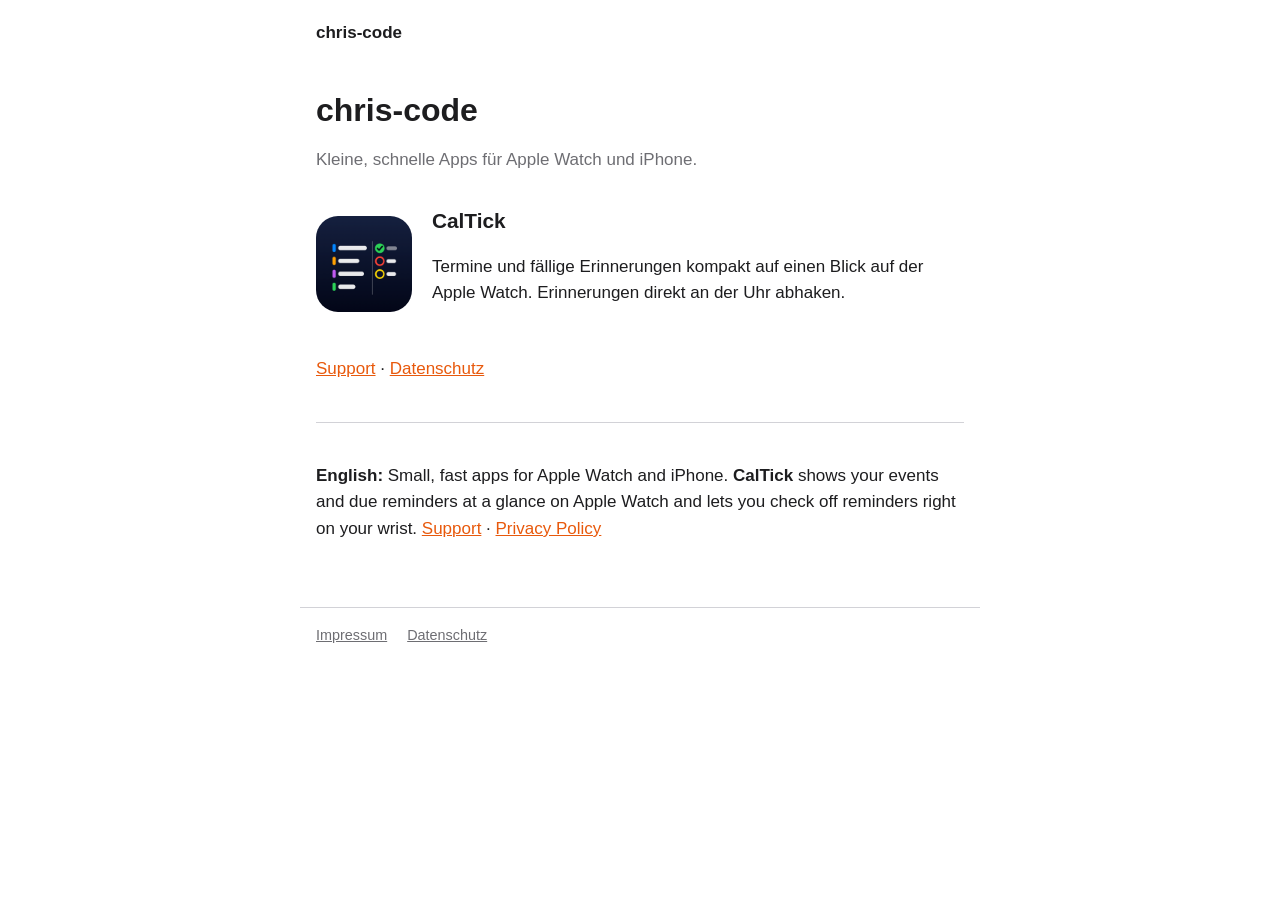
<file: index.html>
<!doctype html>
<html lang="de">
<head>
    <meta charset="utf-8">
    <meta name="viewport" content="width=device-width, initial-scale=1">
    <title>chris-code</title>
    <meta name="description" content="Apps von Christian Halstrick: CalTick für Apple Watch und iPhone.">
    <link rel="stylesheet" href="/style.css">
    <link rel="icon" href="/caltick/icon.png">
</head>
<body>
<header class="site"><a href="/">chris-code</a></header>
<main>
    <h1>chris-code</h1>
    <p class="muted">Kleine, schnelle Apps für Apple Watch und iPhone.</p>

    <div class="app">
        <img src="/caltick/icon.png" alt="CalTick App-Icon">
        <div>
            <h2>CalTick</h2>
            <p>Termine und fällige Erinnerungen kompakt auf einen Blick auf der Apple Watch.
                Erinnerungen direkt an der Uhr abhaken.</p>
        </div>
    </div>
    <p>
        <a href="/caltick/support/">Support</a> ·
        <a href="/caltick/datenschutz/">Datenschutz</a>
    </p>

    <hr>

    <p lang="en"><strong>English:</strong> Small, fast apps for Apple Watch and iPhone.
        <strong>CalTick</strong> shows your events and due reminders at a glance on Apple Watch
        and lets you check off reminders right on your wrist.
        <a href="/caltick/support/#en">Support</a> ·
        <a href="/caltick/datenschutz/#en">Privacy Policy</a></p>
</main>
<footer>
    <a href="/impressum/">Impressum</a>
    <a href="/caltick/datenschutz/">Datenschutz</a>
</footer>
</body>
</html>
</file>
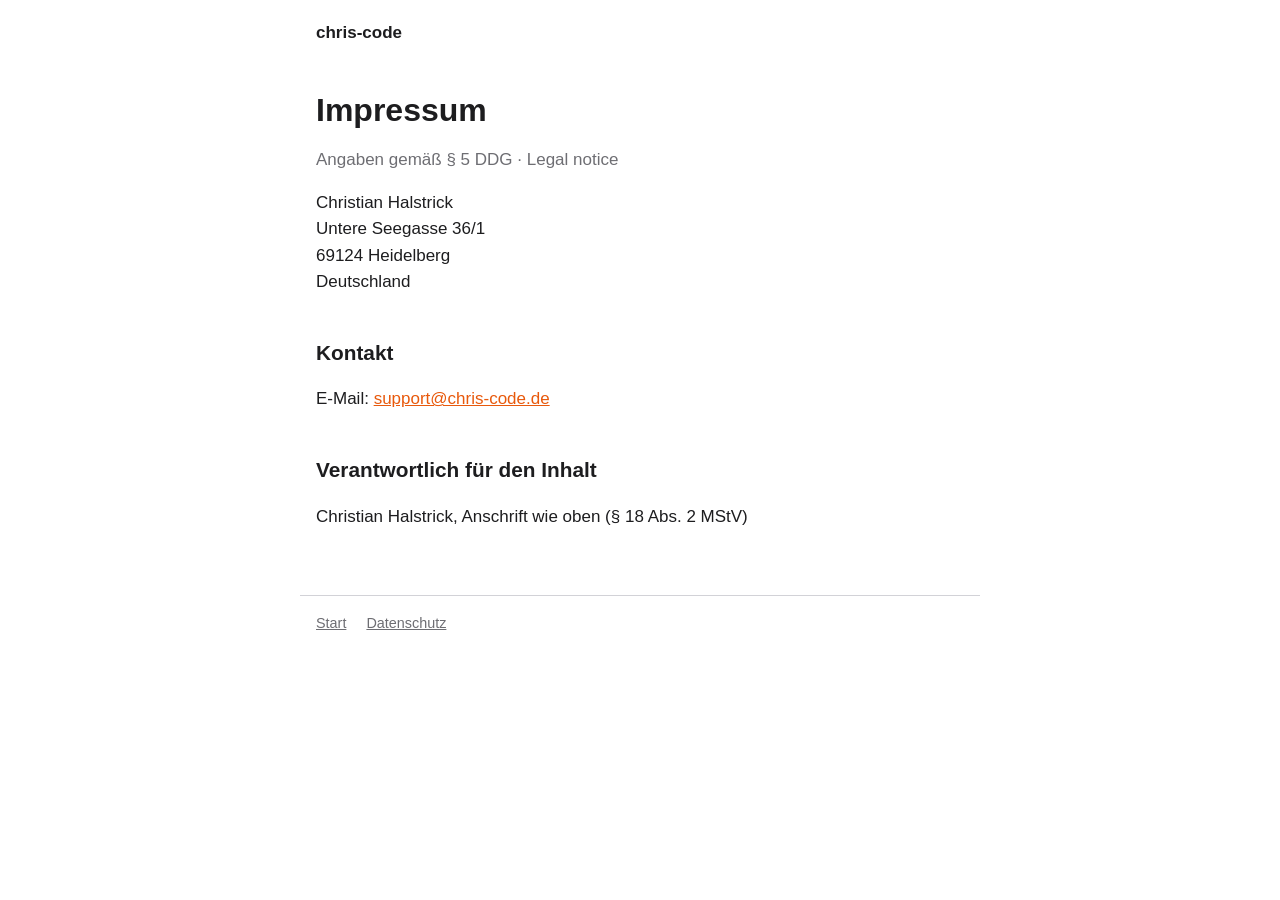
<file: impressum/index.html>
<!doctype html>
<html lang="de">
<head>
    <meta charset="utf-8">
    <meta name="viewport" content="width=device-width, initial-scale=1">
    <title>chris-code Impressum</title>
    <meta name="description" content="Impressum von chris-code.de.">
    <meta name="robots" content="noindex">
    <link rel="stylesheet" href="/style.css">
    <link rel="icon" href="/caltick/icon.png">
</head>
<body>
<header class="site"><a href="/">chris-code</a></header>
<main>
    <h1>Impressum</h1>
    <p class="muted">Angaben gemäß § 5 DDG · Legal notice</p>

    <p>Christian Halstrick<br>
        Untere Seegasse 36/1<br>
        69124 Heidelberg<br>
        Deutschland</p>

    <h2>Kontakt</h2>
    <p>E-Mail: <a href="mailto:support@chris-code.de">support@chris-code.de</a></p>

    <h2>Verantwortlich für den Inhalt</h2>
    <p>Christian Halstrick, Anschrift wie oben (§ 18 Abs. 2 MStV)</p>
</main>
<footer>
    <a href="/">Start</a>
    <a href="/caltick/datenschutz/">Datenschutz</a>
</footer>
</body>
</html>
</file>
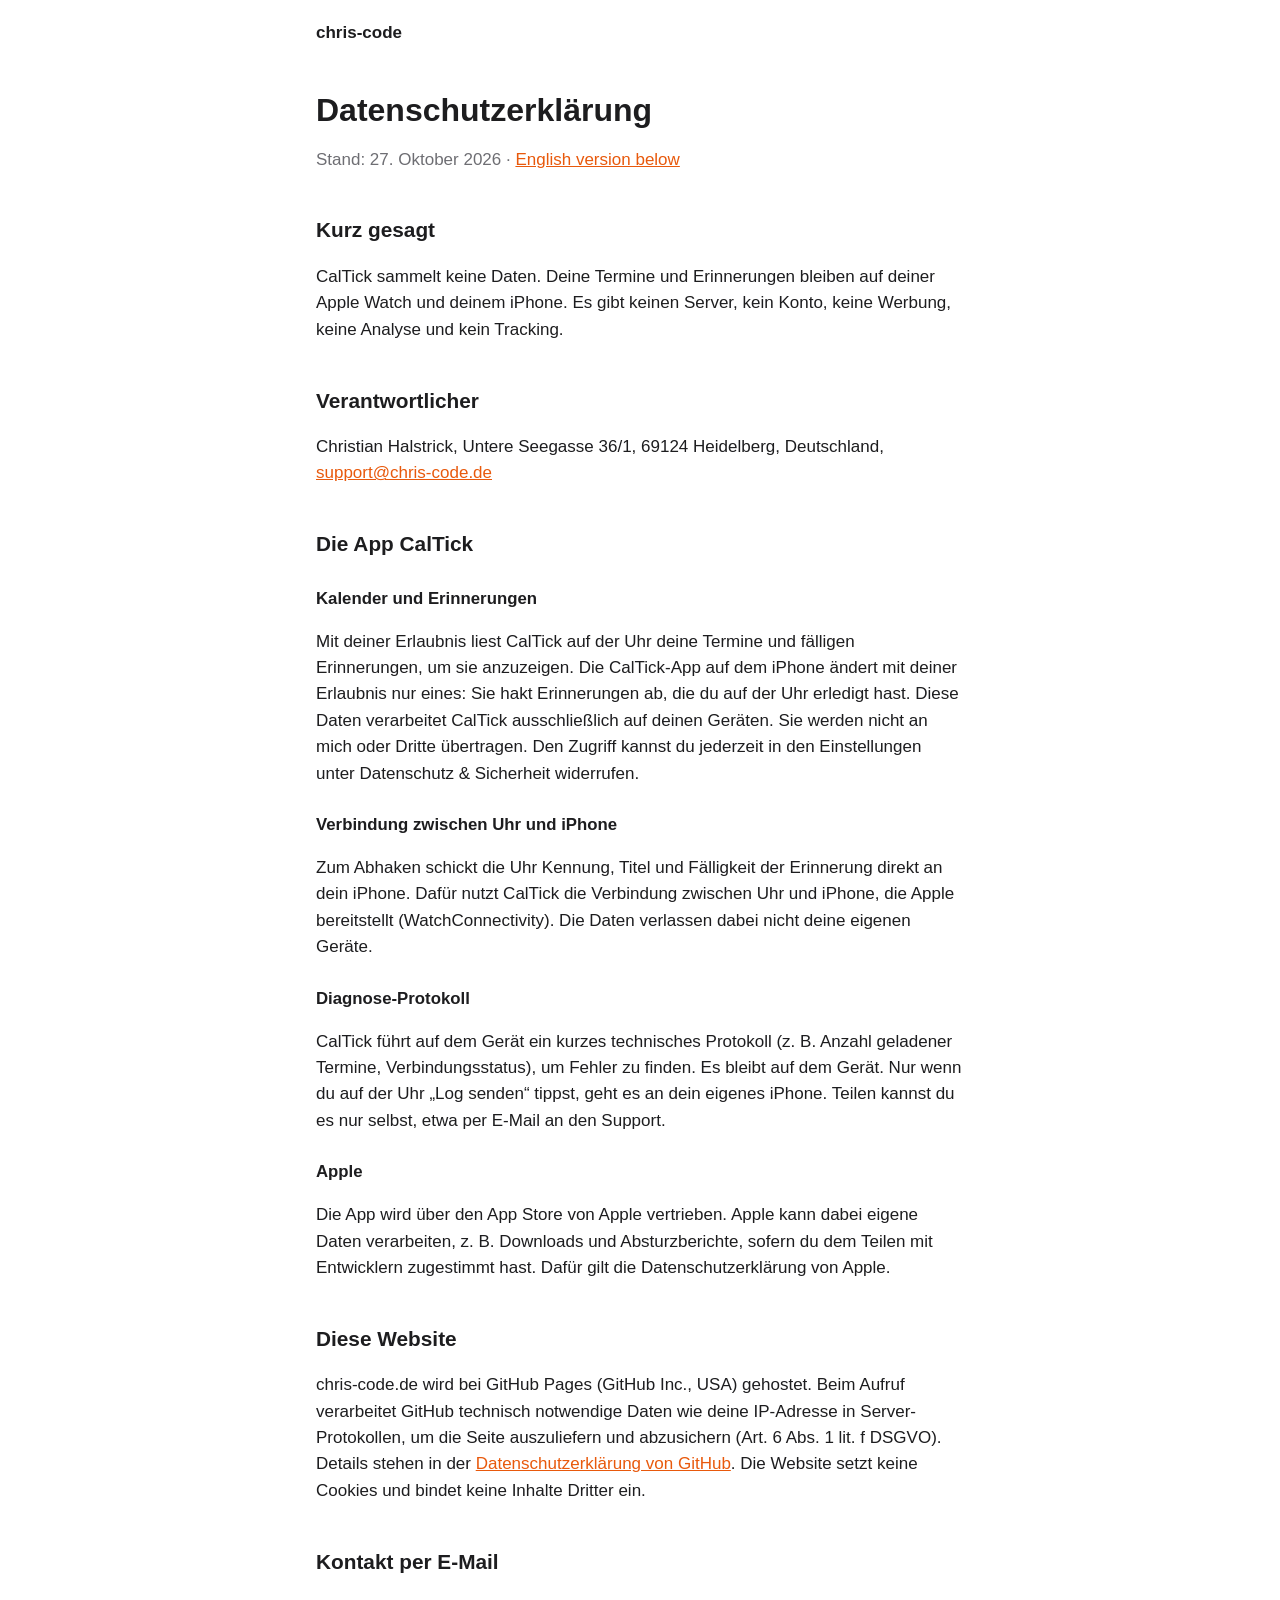
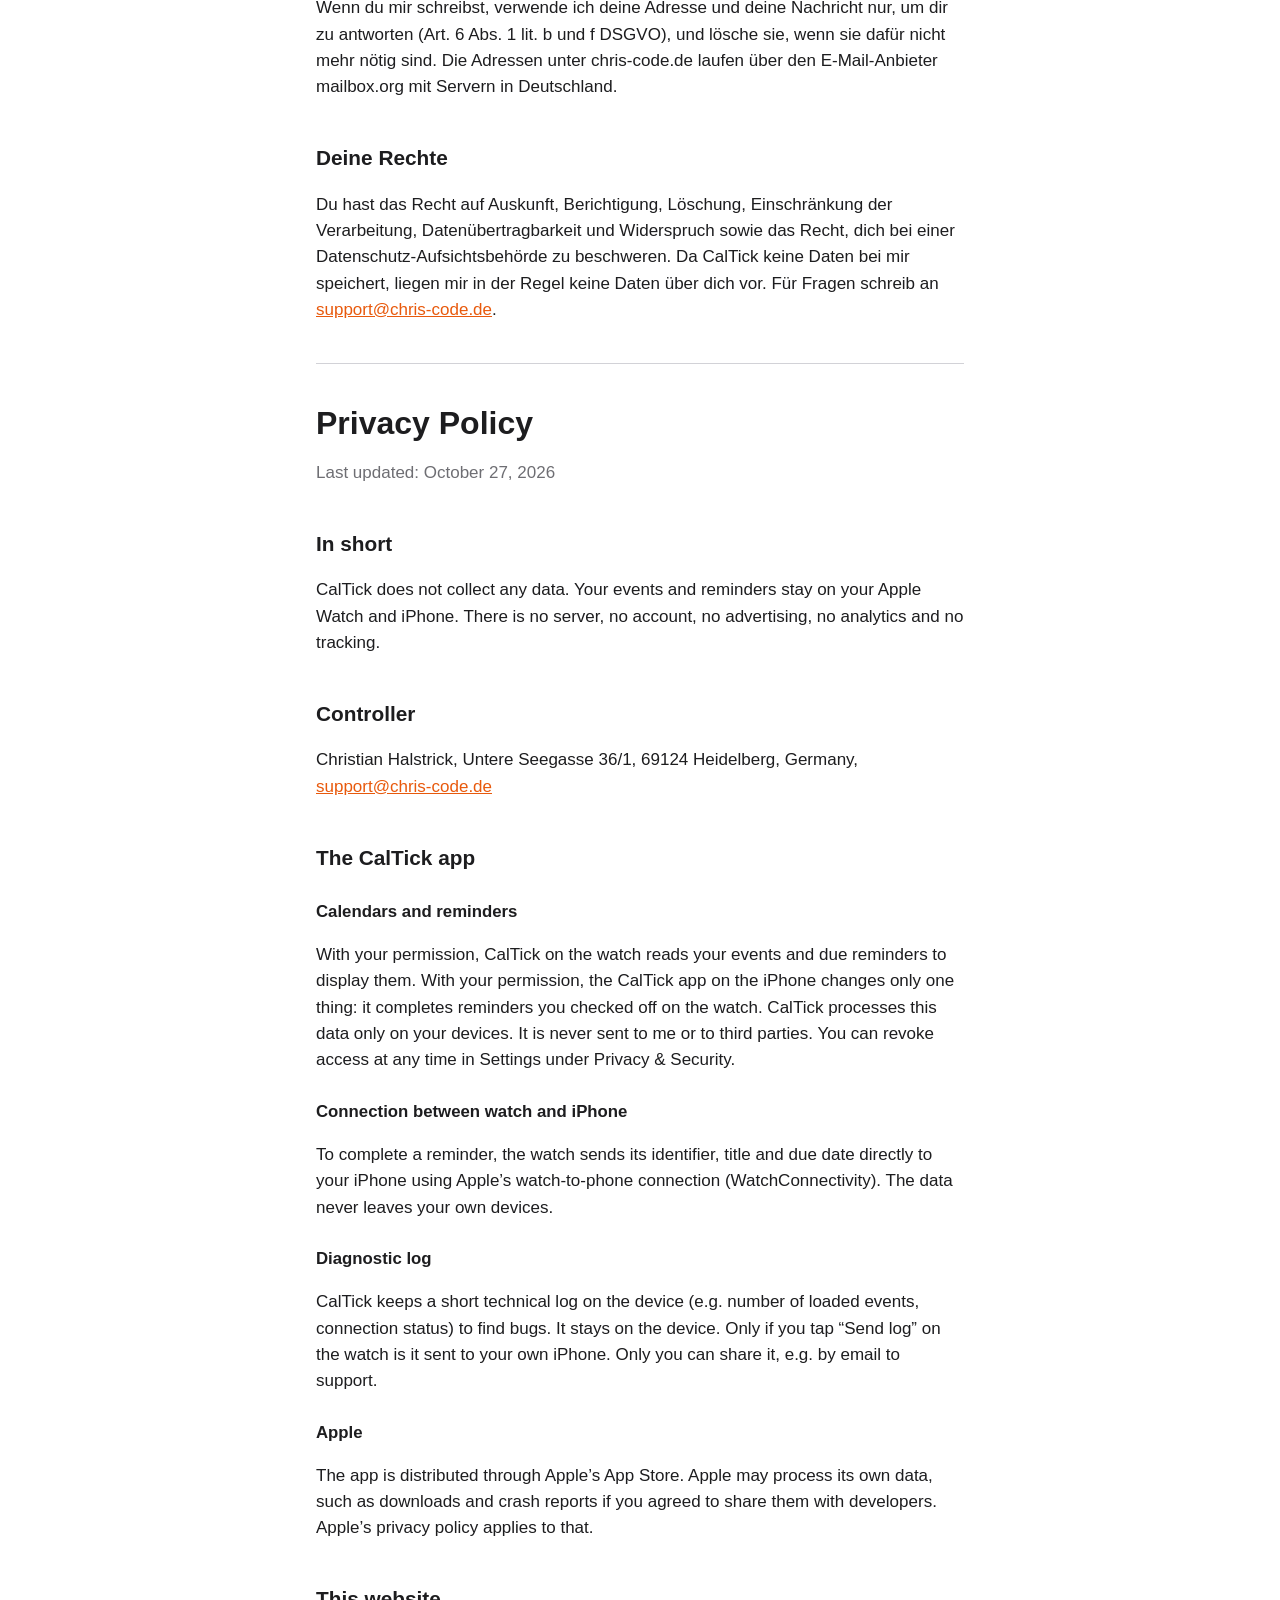
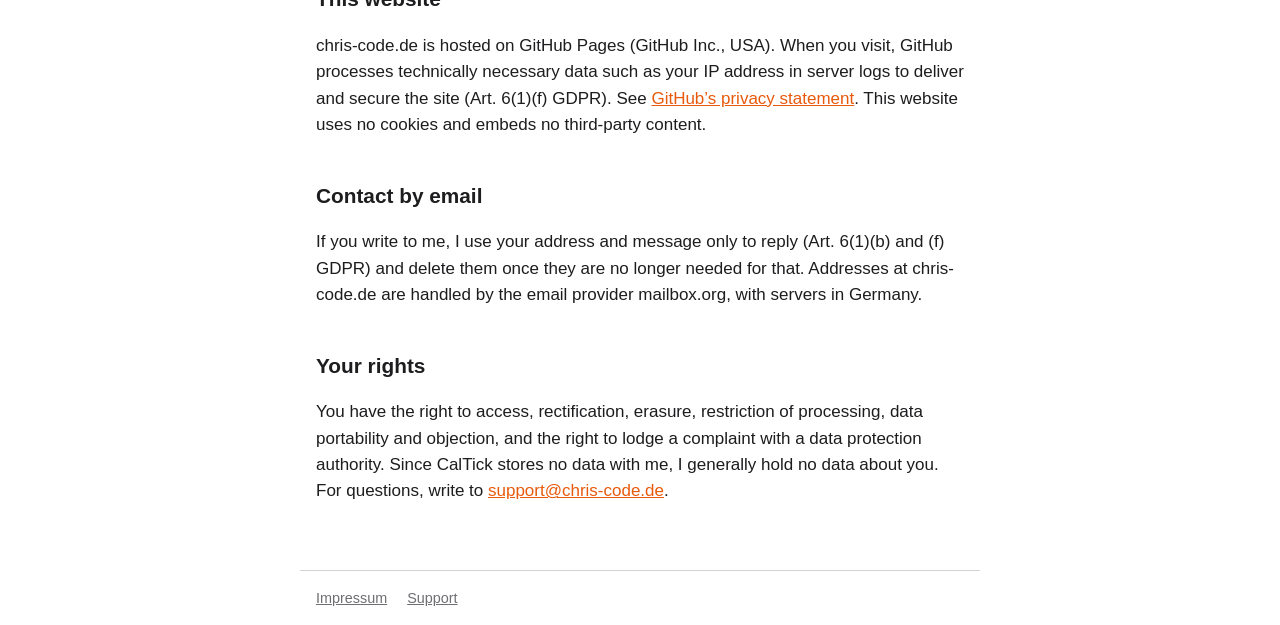
<file: caltick/datenschutz/index.html>
<!doctype html>
<html lang="de">
<head>
    <meta charset="utf-8">
    <meta name="viewport" content="width=device-width, initial-scale=1">
    <title>CalTick Datenschutz</title>
    <meta name="description" content="Datenschutzerklärung für CalTick und chris-code.de.">
    <link rel="stylesheet" href="/style.css">
    <link rel="icon" href="/caltick/icon.png">
</head>
<body>
<header class="site"><a href="/">chris-code</a></header>
<main>
    <h1>Datenschutzerklärung</h1>
    <p class="muted">Stand: 27. Oktober 2026 · <a href="#en">English version below</a></p>

    <h2>Kurz gesagt</h2>
    <p>CalTick sammelt keine Daten. Deine Termine und Erinnerungen bleiben auf deiner
        Apple Watch und deinem iPhone. Es gibt keinen Server, kein Konto, keine Werbung,
        keine Analyse und kein Tracking.</p>

    <h2>Verantwortlicher</h2>
    <p>Christian Halstrick, Untere Seegasse 36/1, 69124 Heidelberg, Deutschland, <a href="mailto:support@chris-code.de">support@chris-code.de</a></p>

    <h2>Die App CalTick</h2>
    <h3>Kalender und Erinnerungen</h3>
    <p>Mit deiner Erlaubnis liest CalTick auf der Uhr deine Termine und fälligen Erinnerungen,
        um sie anzuzeigen. Die CalTick-App auf dem iPhone ändert mit deiner Erlaubnis nur eines:
        Sie hakt Erinnerungen ab, die du auf der Uhr erledigt hast. Diese Daten verarbeitet
        CalTick ausschließlich auf deinen Geräten. Sie werden nicht an mich oder Dritte
        übertragen. Den Zugriff kannst du jederzeit in den Einstellungen unter Datenschutz &amp;
        Sicherheit widerrufen.</p>

    <h3>Verbindung zwischen Uhr und iPhone</h3>
    <p>Zum Abhaken schickt die Uhr Kennung, Titel und Fälligkeit der Erinnerung direkt an dein
        iPhone. Dafür nutzt CalTick die Verbindung zwischen Uhr und iPhone, die Apple bereitstellt
        (WatchConnectivity). Die Daten verlassen dabei nicht deine eigenen Geräte.</p>

    <h3>Diagnose-Protokoll</h3>
    <p>CalTick führt auf dem Gerät ein kurzes technisches Protokoll (z. B. Anzahl geladener
        Termine, Verbindungsstatus), um Fehler zu finden. Es bleibt auf dem Gerät. Nur wenn du
        auf der Uhr „Log senden“ tippst, geht es an dein eigenes iPhone. Teilen kannst du es nur
        selbst, etwa per E-Mail an den Support.</p>

    <h3>Apple</h3>
    <p>Die App wird über den App Store von Apple vertrieben. Apple kann dabei eigene Daten
        verarbeiten, z. B. Downloads und Absturzberichte, sofern du dem Teilen mit Entwicklern
        zugestimmt hast. Dafür gilt die Datenschutzerklärung von Apple.</p>

    <h2>Diese Website</h2>
    <p>chris-code.de wird bei GitHub Pages (GitHub Inc., USA) gehostet. Beim Aufruf verarbeitet
        GitHub technisch notwendige Daten wie deine IP-Adresse in Server-Protokollen, um die Seite
        auszuliefern und abzusichern (Art. 6 Abs. 1 lit. f DSGVO). Details stehen in der
        <a href="https://docs.github.com/de/site-policy/privacy-policies/github-general-privacy-statement">Datenschutzerklärung von GitHub</a>.
        Die Website setzt keine Cookies und bindet keine Inhalte Dritter ein.</p>

    <h2>Kontakt per E-Mail</h2>
    <p>Wenn du mir schreibst, verwende ich deine Adresse und deine Nachricht nur, um dir zu
        antworten (Art. 6 Abs. 1 lit. b und f DSGVO), und lösche sie, wenn sie dafür nicht mehr
        nötig sind. Die Adressen unter chris-code.de laufen über den E-Mail-Anbieter mailbox.org
        mit Servern in Deutschland.</p>

    <h2>Deine Rechte</h2>
    <p>Du hast das Recht auf Auskunft, Berichtigung, Löschung, Einschränkung der Verarbeitung,
        Datenübertragbarkeit und Widerspruch sowie das Recht, dich bei einer
        Datenschutz-Aufsichtsbehörde zu beschweren. Da CalTick keine Daten bei mir speichert,
        liegen mir in der Regel keine Daten über dich vor. Für Fragen schreib an
        <a href="mailto:support@chris-code.de">support@chris-code.de</a>.</p>

    <hr>

    <section id="en" lang="en">
        <h1>Privacy Policy</h1>
        <p class="muted">Last updated: October 27, 2026</p>

        <h2>In short</h2>
        <p>CalTick does not collect any data. Your events and reminders stay on your Apple Watch
            and iPhone. There is no server, no account, no advertising, no analytics and no
            tracking.</p>

        <h2>Controller</h2>
        <p>Christian Halstrick, Untere Seegasse 36/1, 69124 Heidelberg, Germany, <a href="mailto:support@chris-code.de">support@chris-code.de</a></p>

        <h2>The CalTick app</h2>
        <h3>Calendars and reminders</h3>
        <p>With your permission, CalTick on the watch reads your events and due reminders to
            display them. With your permission, the CalTick app on the iPhone changes only one
            thing: it completes reminders you checked off on the watch. CalTick processes this
            data only on your devices. It is never sent to me or to third parties. You can revoke
            access at any time in Settings under Privacy &amp; Security.</p>

        <h3>Connection between watch and iPhone</h3>
        <p>To complete a reminder, the watch sends its identifier, title and due date directly to
            your iPhone using Apple’s watch-to-phone connection (WatchConnectivity). The data never
            leaves your own devices.</p>

        <h3>Diagnostic log</h3>
        <p>CalTick keeps a short technical log on the device (e.g. number of loaded events,
            connection status) to find bugs. It stays on the device. Only if you tap “Send log”
            on the watch is it sent to your own iPhone. Only you can share it, e.g. by email to
            support.</p>

        <h3>Apple</h3>
        <p>The app is distributed through Apple’s App Store. Apple may process its own data, such
            as downloads and crash reports if you agreed to share them with developers. Apple’s
            privacy policy applies to that.</p>

        <h2>This website</h2>
        <p>chris-code.de is hosted on GitHub Pages (GitHub Inc., USA). When you visit, GitHub
            processes technically necessary data such as your IP address in server logs to deliver
            and secure the site (Art. 6(1)(f) GDPR). See
            <a href="https://docs.github.com/en/site-policy/privacy-policies/github-general-privacy-statement">GitHub’s privacy statement</a>.
            This website uses no cookies and embeds no third-party content.</p>

        <h2>Contact by email</h2>
        <p>If you write to me, I use your address and message only to reply (Art. 6(1)(b) and (f)
            GDPR) and delete them once they are no longer needed for that. Addresses at
            chris-code.de are handled by the email provider mailbox.org, with servers in Germany.</p>

        <h2>Your rights</h2>
        <p>You have the right to access, rectification, erasure, restriction of processing, data
            portability and objection, and the right to lodge a complaint with a data protection
            authority. Since CalTick stores no data with me, I generally hold no data about you.
            For questions, write to <a href="mailto:support@chris-code.de">support@chris-code.de</a>.</p>
    </section>
</main>
<footer>
    <a href="/impressum/">Impressum</a>
    <a href="/caltick/support/">Support</a>
</footer>
</body>
</html>
</file>
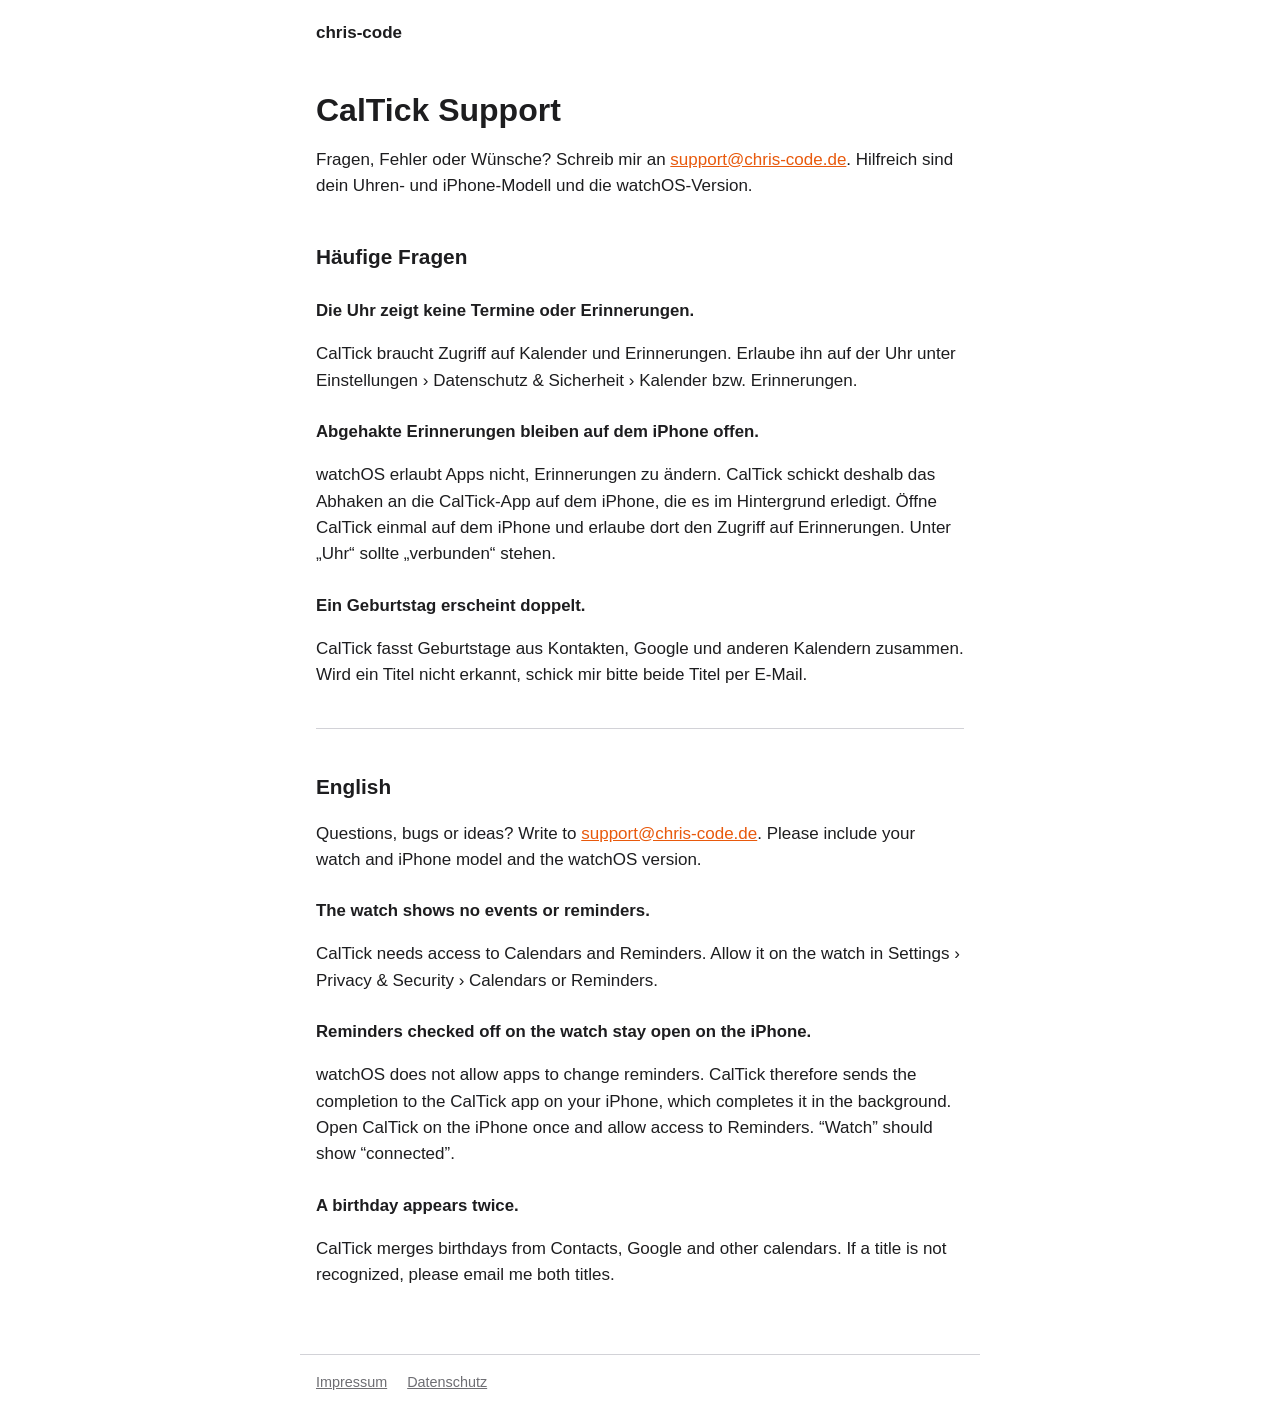
<file: caltick/support/index.html>
<!doctype html>
<html lang="de">
<head>
    <meta charset="utf-8">
    <meta name="viewport" content="width=device-width, initial-scale=1">
    <title>CalTick Support</title>
    <meta name="description" content="Hilfe und Kontakt zu CalTick für Apple Watch und iPhone.">
    <link rel="stylesheet" href="/style.css">
    <link rel="icon" href="/caltick/icon.png">
</head>
<body>
<header class="site"><a href="/">chris-code</a></header>
<main>
    <h1>CalTick Support</h1>
    <p>Fragen, Fehler oder Wünsche? Schreib mir an
        <a href="mailto:support@chris-code.de">support@chris-code.de</a>.
        Hilfreich sind dein Uhren- und iPhone-Modell und die watchOS-Version.</p>

    <h2>Häufige Fragen</h2>

    <h3>Die Uhr zeigt keine Termine oder Erinnerungen.</h3>
    <p>CalTick braucht Zugriff auf Kalender und Erinnerungen. Erlaube ihn auf der Uhr unter
        Einstellungen › Datenschutz &amp; Sicherheit › Kalender bzw. Erinnerungen.</p>

    <h3>Abgehakte Erinnerungen bleiben auf dem iPhone offen.</h3>
    <p>watchOS erlaubt Apps nicht, Erinnerungen zu ändern. CalTick schickt deshalb das Abhaken
        an die CalTick-App auf dem iPhone, die es im Hintergrund erledigt. Öffne CalTick einmal
        auf dem iPhone und erlaube dort den Zugriff auf Erinnerungen. Unter „Uhr“ sollte
        „verbunden“ stehen.</p>

    <h3>Ein Geburtstag erscheint doppelt.</h3>
    <p>CalTick fasst Geburtstage aus Kontakten, Google und anderen Kalendern zusammen. Wird ein
        Titel nicht erkannt, schick mir bitte beide Titel per E-Mail.</p>

    <hr>

    <section id="en" lang="en">
        <h2>English</h2>
        <p>Questions, bugs or ideas? Write to <a href="mailto:support@chris-code.de">support@chris-code.de</a>.
            Please include your watch and iPhone model and the watchOS version.</p>

        <h3>The watch shows no events or reminders.</h3>
        <p>CalTick needs access to Calendars and Reminders. Allow it on the watch in
            Settings › Privacy &amp; Security › Calendars or Reminders.</p>

        <h3>Reminders checked off on the watch stay open on the iPhone.</h3>
        <p>watchOS does not allow apps to change reminders. CalTick therefore sends the completion
            to the CalTick app on your iPhone, which completes it in the background. Open CalTick
            on the iPhone once and allow access to Reminders. “Watch” should show “connected”.</p>

        <h3>A birthday appears twice.</h3>
        <p>CalTick merges birthdays from Contacts, Google and other calendars. If a title is not
            recognized, please email me both titles.</p>
    </section>
</main>
<footer>
    <a href="/impressum/">Impressum</a>
    <a href="/caltick/datenschutz/">Datenschutz</a>
</footer>
</body>
</html>
</file>
<file: style.css>
:root {
    --bg: #ffffff;
    --text: #1d1d1f;
    --muted: #6e6e73;
    --accent: #e8590c;
    --line: #d2d2d7;
}
@media (prefers-color-scheme: dark) {
    :root {
        --bg: #000000;
        --text: #f5f5f7;
        --muted: #a1a1a6;
        --accent: #ff922b;
        --line: #3a3a3c;
    }
}
* { box-sizing: border-box; }
body {
    margin: 0;
    background: var(--bg);
    color: var(--text);
    font: 17px/1.55 -apple-system, BlinkMacSystemFont, "Segoe UI", Roboto, Helvetica, Arial, sans-serif;
}
main { max-width: 680px; margin: 0 auto; padding: 32px 16px 48px; }
header.site { max-width: 680px; margin: 0 auto; padding: 20px 16px 0; }
header.site a { color: var(--text); font-weight: 600; text-decoration: none; }
a { color: var(--accent); }
h1 { font-size: 2rem; line-height: 1.2; margin: 0.4em 0; }
h2 { font-size: 1.3rem; margin-top: 2em; }
h3 { font-size: 1.05rem; margin-top: 1.5em; }
.muted { color: var(--muted); }
.app { display: flex; gap: 20px; align-items: center; margin: 32px 0; }
.app img { width: 96px; height: 96px; border-radius: 22px; }
.app h2 { margin: 0; }
hr { border: 0; border-top: 1px solid var(--line); margin: 40px 0; }
footer { max-width: 680px; margin: 0 auto; padding: 16px; border-top: 1px solid var(--line); font-size: 0.9rem; }
footer a { color: var(--muted); margin-right: 16px; }
</file>
